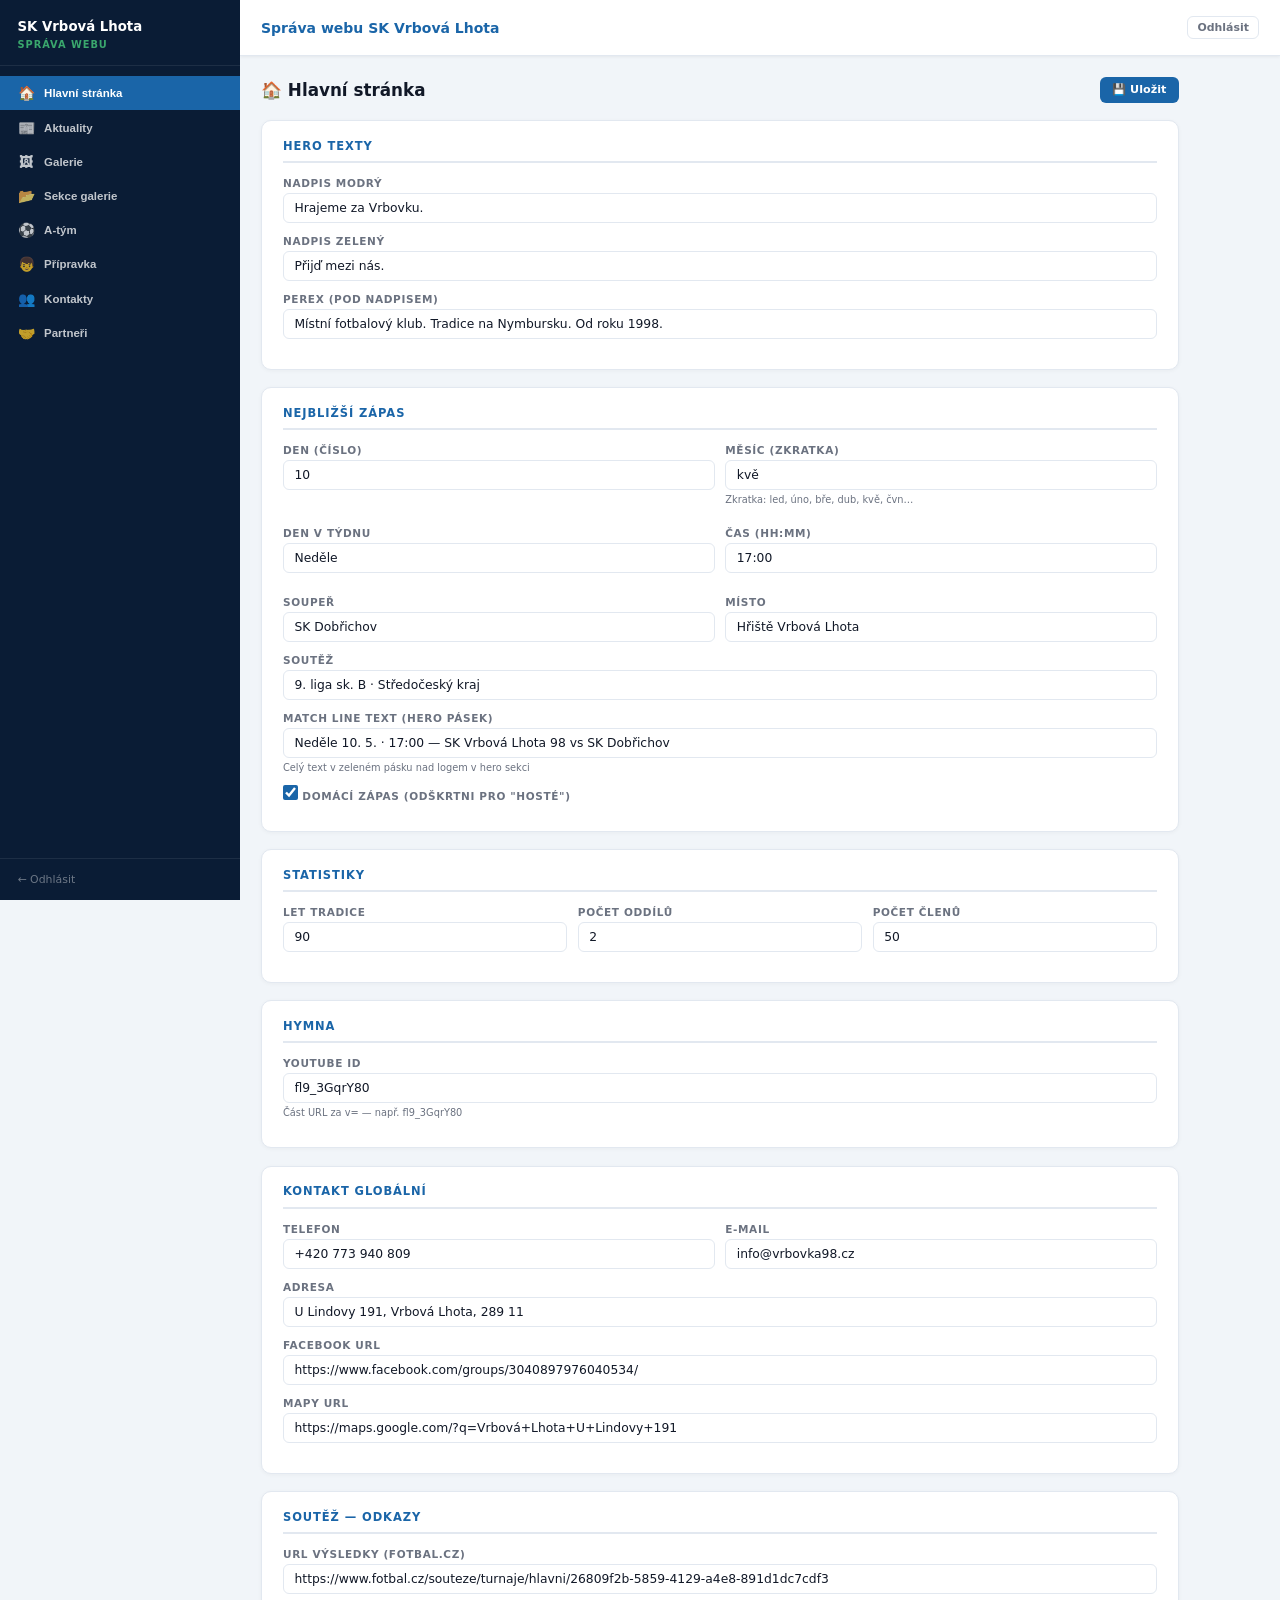
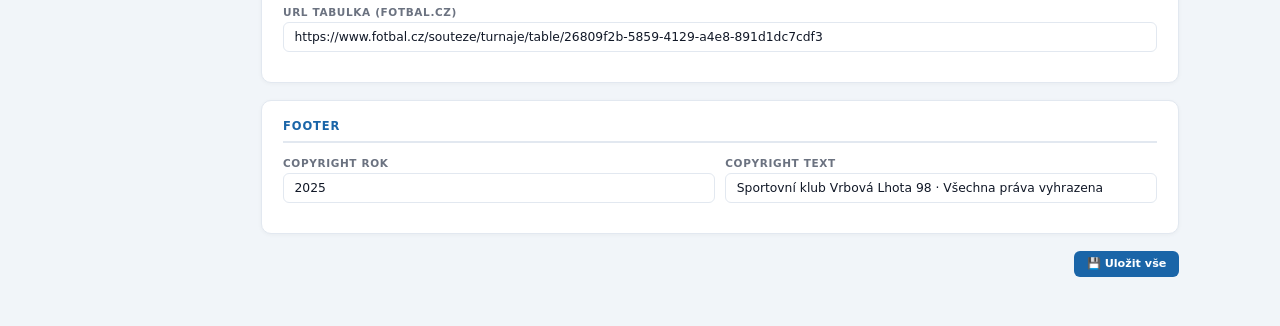
<file: admin/index.html>
<!DOCTYPE html>
<html lang="cs">
<head>
<meta charset="UTF-8">
<meta name="viewport" content="width=device-width,initial-scale=1">
<title>Admin — SK Vrbová Lhota</title>
<style>
/* ─── Variables ─── */
:root {
  --sb-bg:     #0a1c35;
  --sb-active: #1a65a8;
  --sb-hover:  rgba(255,255,255,.07);
  --sb-text:   rgba(255,255,255,.75);
  --sb-muted:  rgba(255,255,255,.4);
  --accent:    #2f8f4e;
  --accent-lt: #3aa76d;
  --primary:   #1a65a8;
  --danger:    #dc2626;
  --warning:   #d97706;
  --bg:        #f1f5f9;
  --card:      #ffffff;
  --border:    #e2e8f0;
  --text:      #111827;
  --muted:     #6b7280;
  --inp-focus: #1a65a8;
  --sb-w:      240px;
}
*, *::before, *::after { box-sizing: border-box; margin: 0; padding: 0; }
html { font-size: 14px; }
body { font-family: system-ui, -apple-system, sans-serif; background: var(--bg); color: var(--text); display: flex; min-height: 100vh; overflow-x: hidden; }

/* ─── Layout ─── */
#sidebar {
  width: var(--sb-w); min-height: 100vh; background: var(--sb-bg);
  display: flex; flex-direction: column; position: fixed; left: 0; top: 0; bottom: 0; z-index: 100;
  transition: transform .3s ease;
}
#page { margin-left: var(--sb-w); flex: 1; display: flex; flex-direction: column; min-width: 0; }

/* ─── Sidebar ─── */
#sb-logo {
  padding: 1.25rem 1.25rem 1rem;
  border-bottom: 1px solid rgba(255,255,255,.08);
}
#sb-logo strong { display: block; color: #fff; font-size: .95rem; line-height: 1.3; }
#sb-logo span   { color: var(--accent-lt); font-size: .7rem; text-transform: uppercase; letter-spacing: .1em; font-weight: 700; }
#sb-nav { flex: 1; padding: .75rem 0; overflow-y: auto; }
.nav-item {
  display: flex; align-items: center; gap: .65rem;
  padding: .65rem 1.25rem; color: var(--sb-text);
  font-size: .82rem; font-weight: 600; cursor: pointer;
  border: none; background: none; width: 100%; text-align: left;
  transition: background .15s, color .15s;
  border-radius: 0;
}
.nav-item:hover { background: var(--sb-hover); color: #fff; }
.nav-item.active { background: var(--sb-active); color: #fff; }
.nav-item .nav-icon { font-size: 1rem; width: 1.25rem; text-align: center; flex-shrink: 0; }
#sb-footer {
  padding: 1rem 1.25rem;
  border-top: 1px solid rgba(255,255,255,.08);
}
#sb-footer a {
  color: var(--sb-muted); font-size: .78rem; text-decoration: none;
  display: flex; align-items: center; gap: .4rem;
  transition: color .15s;
}
#sb-footer a:hover { color: #fff; }

/* ─── Topbar ─── */
#topbar {
  position: sticky; top: 0; z-index: 50;
  background: #fff; border-bottom: 1px solid var(--border);
  padding: 0 1.5rem; height: 56px;
  display: flex; align-items: center; justify-content: space-between;
  box-shadow: 0 1px 3px rgba(0,0,0,.06);
}
#topbar-title { font-size: 1rem; font-weight: 700; color: var(--primary); }
#topbar-toggle { display: none; background: none; border: none; cursor: pointer; font-size: 1.4rem; color: var(--text); padding: .25rem; }
#topbar-logout { font-size: .78rem; color: var(--muted); text-decoration: none; font-weight: 600; }
#topbar-logout:hover { color: var(--danger); }

/* ─── Content ─── */
#main-content { flex: 1; padding: 1.5rem; max-width: 960px; }

/* ─── Cards ─── */
.card {
  background: var(--card); border: 1px solid var(--border);
  border-radius: 10px; padding: 1.25rem 1.5rem; margin-bottom: 1.25rem;
  box-shadow: 0 1px 4px rgba(0,0,0,.04);
}
.card-title {
  font-size: .82rem; font-weight: 800; text-transform: uppercase;
  letter-spacing: .08em; color: var(--primary);
  margin-bottom: 1rem; padding-bottom: .6rem;
  border-bottom: 2px solid var(--border);
}

/* ─── Section header ─── */
.section-hdr {
  display: flex; align-items: center; justify-content: space-between;
  margin-bottom: 1.25rem; flex-wrap: wrap; gap: .5rem;
}
.section-hdr h2 { font-size: 1.2rem; font-weight: 800; color: var(--text); }
.section-actions { display: flex; gap: .5rem; flex-wrap: wrap; }

/* ─── Form fields ─── */
.field-wrap { margin-bottom: .85rem; }
.field-wrap label { display: block; font-size: .75rem; font-weight: 700; color: var(--muted); text-transform: uppercase; letter-spacing: .06em; margin-bottom: .3rem; }
.inp {
  width: 100%; padding: .5rem .75rem; font-size: .88rem; font-family: inherit;
  border: 1px solid var(--border); border-radius: 6px; background: #fff;
  color: var(--text); transition: border-color .15s, box-shadow .15s;
  outline: none;
}
.inp:focus { border-color: var(--inp-focus); box-shadow: 0 0 0 3px rgba(26,101,168,.12); }
textarea.inp { resize: vertical; min-height: 80px; }
select.inp { cursor: pointer; }
.field-hint { font-size: .7rem; color: var(--muted); margin-top: .25rem; }
.check-wrap { display: flex; align-items: center; gap: .5rem; cursor: pointer; font-size: .85rem; font-weight: 600; color: var(--text); }
.check-wrap input[type=checkbox] { width: 15px; height: 15px; cursor: pointer; accent-color: var(--primary); }

/* ─── Grid helpers ─── */
.g2 { display: grid; grid-template-columns: 1fr 1fr; gap: .75rem; }
.g3 { display: grid; grid-template-columns: 1fr 1fr 1fr; gap: .75rem; }

/* ─── Buttons ─── */
.btn { display: inline-flex; align-items: center; gap: .4rem; padding: .45rem .9rem; font-size: .8rem; font-weight: 700; border: none; border-radius: 6px; cursor: pointer; transition: opacity .15s, transform .1s; font-family: inherit; white-space: nowrap; }
.btn:disabled { opacity: .55; cursor: not-allowed; }
.btn:not(:disabled):active { transform: scale(.97); }
.btn-primary  { background: var(--primary); color: #fff; }
.btn-primary:not(:disabled):hover { background: #134e87; }
.btn-green    { background: var(--accent); color: #fff; }
.btn-green:not(:disabled):hover { background: #26784f; }
.btn-danger   { background: var(--danger); color: #fff; }
.btn-danger:not(:disabled):hover { background: #b91c1c; }
.btn-ghost    { background: transparent; color: var(--primary); border: 1px solid var(--border); }
.btn-ghost:not(:disabled):hover { background: #f0f6ff; }
.btn-sm { padding: .3rem .65rem; font-size: .75rem; }

/* ─── Item cards (aktuality, galerie, …) ─── */
.item-card {
  background: var(--card); border: 1px solid var(--border);
  border-radius: 8px; margin-bottom: .75rem; overflow: hidden;
}
.item-card-hdr {
  display: flex; align-items: flex-start; justify-content: space-between; gap: 1rem;
  padding: .85rem 1rem;
}
.item-card-hdr .meta { flex: 1; min-width: 0; }
.item-card-hdr .meta strong { display: block; font-size: .9rem; margin-bottom: .2rem; overflow: hidden; text-overflow: ellipsis; white-space: nowrap; }
.item-card-hdr .meta small { color: var(--muted); font-size: .75rem; }
.item-card-actions { display: flex; gap: .4rem; flex-shrink: 0; }
.item-body { padding: 0 1rem .85rem; font-size: .82rem; color: var(--muted); }

/* ─── Tag badge ─── */
.tag-badge { display: inline-flex; align-items: center; padding: .15rem .55rem; font-size: .65rem; font-weight: 700; text-transform: uppercase; letter-spacing: .06em; border-radius: 4px; background: #e0edff; color: var(--primary); margin-right: .4rem; }
.tag-badge.green { background: #d1fae5; color: #065f46; }
.tag-badge.orange { background: #fef3c7; color: #92400e; }

/* ─── Edit form panel ─── */
.edit-panel {
  background: #f8fbff; border: 1px solid rgba(26,101,168,.15);
  border-radius: 8px; padding: 1rem 1.25rem; margin-bottom: .75rem;
}
.edit-panel h4 { font-size: .82rem; font-weight: 800; text-transform: uppercase; letter-spacing: .07em; color: var(--primary); margin-bottom: .85rem; }
.form-actions { display: flex; gap: .5rem; margin-top: .85rem; }

/* ─── Thumb ─── */
.thumb-wrap { position: relative; width: 72px; height: 56px; border-radius: 6px; overflow: hidden; background: var(--bg); border: 1px solid var(--border); flex-shrink: 0; }
.thumb-wrap img { width: 100%; height: 100%; object-fit: cover; }
.thumb-placeholder { width: 100%; height: 100%; display: flex; align-items: center; justify-content: center; font-size: 1.4rem; color: var(--border); }

/* ─── Table (soupiska, treninky) ─── */
.data-table { width: 100%; border-collapse: collapse; font-size: .82rem; }
.data-table th { text-align: left; padding: .4rem .6rem; font-size: .7rem; font-weight: 700; text-transform: uppercase; letter-spacing: .07em; color: var(--muted); border-bottom: 2px solid var(--border); }
.data-table td { padding: .35rem .4rem; border-bottom: 1px solid var(--border); vertical-align: middle; }
.data-table tr:last-child td { border-bottom: none; }
.data-table .inp { padding: .3rem .5rem; font-size: .82rem; }
.table-wrap { overflow-x: auto; }

/* ─── States ─── */
.loading-state { text-align: center; padding: 3rem 1rem; color: var(--muted); }
.empty-state   { text-align: center; padding: 2rem 1rem; color: var(--muted); font-size: .9rem; }
.error-state   { padding: 1rem; background: #fef2f2; border: 1px solid #fecaca; border-radius: 8px; color: var(--danger); font-size: .85rem; }

/* ─── Logo preview ─── */
.logo-preview { max-height: 48px; max-width: 140px; object-fit: contain; margin-top: .4rem; border: 1px solid var(--border); border-radius: 4px; padding: 2px; background: #fff; }

/* ─── Toast ─── */
#toasts { position: fixed; top: 1rem; right: 1rem; z-index: 9999; display: flex; flex-direction: column; gap: .5rem; pointer-events: none; }
.toast {
  padding: .7rem 1.1rem; border-radius: 8px; font-size: .83rem; font-weight: 600;
  color: #fff; box-shadow: 0 4px 16px rgba(0,0,0,.15);
  opacity: 0; transform: translateY(-6px);
  transition: opacity .25s, transform .25s;
  pointer-events: auto;
}
.toast.visible { opacity: 1; transform: translateY(0); }
.toast-success { background: var(--accent); }
.toast-error   { background: var(--danger); }
.toast-warn    { background: var(--warning); }

/* ─── Responsive ─── */
@media (max-width: 768px) {
  #sidebar { transform: translateX(-100%); }
  #sidebar.open { transform: translateX(0); box-shadow: 4px 0 20px rgba(0,0,0,.3); }
  #page { margin-left: 0; }
  #topbar-toggle { display: block; }
  #main-content { padding: 1rem; }
  .g2, .g3 { grid-template-columns: 1fr; }
  #sb-overlay { position: fixed; inset: 0; background: rgba(0,0,0,.4); z-index: 99; display: none; }
  #sb-overlay.active { display: block; }
}
@media (max-width: 480px) {
  .item-card-hdr { flex-direction: column; gap: .5rem; }
  .section-actions { width: 100%; }
}
</style>
</head>
<body>

<div id="toasts"></div>
<div id="sb-overlay"></div>

<!-- ══ SIDEBAR ══ -->
<aside id="sidebar">
  <div id="sb-logo">
    <strong>SK Vrbová Lhota</strong>
    <span>Správa webu</span>
  </div>
  <nav id="sb-nav"></nav>
  <div id="sb-footer">
    <a href="#" id="logout-link">&#8592; Odhlásit</a>
  </div>
</aside>

<!-- ══ PAGE ══ -->
<div id="page">
  <header id="topbar">
    <button id="topbar-toggle" aria-label="Otevřít menu">&#9776;</button>
    <span id="topbar-title">Správa webu SK Vrbová Lhota</span>
    <a href="#" id="topbar-logout" class="btn btn-ghost btn-sm">Odhlásit</a>
  </header>
  <main id="main-content">
    <div class="loading-state">Načítám…</div>
  </main>
</div>

<script>
// ══ CONFIG ══
const SECTIONS = [
  { id: 'nastaveni',     label: 'Hlavní stránka',  icon: '🏠', file: 'nastaveni.json' },
  { id: 'aktuality',     label: 'Aktuality',        icon: '📰', file: 'aktuality.json' },
  { id: 'galerie',       label: 'Galerie',           icon: '🖼', file: 'galerie.json'   },
  { id: 'galerie-sekce', label: 'Sekce galerie',    icon: '📂', file: 'galerie-sekce.json' },
  { id: 'atym',          label: 'A-tým',             icon: '⚽', file: 'atym.json'      },
  { id: 'pripravka',     label: 'Přípravka',         icon: '👦', file: 'pripravka.json' },
  { id: 'kontakty',      label: 'Kontakty',          icon: '👥', file: 'kontakty.json'  },
  { id: 'partneri',      label: 'Partneři',          icon: '🤝', file: 'partneri.json'  },
];

// ══ STATE ══
let currentSection = 'nastaveni';
let currentData    = null;
let editIdx        = -1;
let addingNew      = false;
let galerieSekce   = null;  // seznam sekcí galerie pro dropdown a sekci "Sekce galerie"

// ══ UTILS ══
function esc(s) {
  if (s == null) return '';
  return String(s).replace(/&/g,'&amp;').replace(/</g,'&lt;').replace(/>/g,'&gt;').replace(/"/g,'&quot;').replace(/'/g,'&#39;');
}

function setDeep(obj, path, value) {
  const keys = path.split('.');
  let cur = obj;
  for (let i = 0; i < keys.length - 1; i++) {
    const k = isNaN(keys[i]) ? keys[i] : Number(keys[i]);
    if (cur[k] === undefined || cur[k] === null) cur[k] = isNaN(keys[i+1]) ? {} : [];
    cur = cur[k];
  }
  const last = keys[keys.length - 1];
  cur[isNaN(last) ? last : Number(last)] = value;
}

function formatDateCz(iso) {
  if (!iso) return '';
  const d = new Date(iso + 'T12:00:00');
  const m = ['ledna','února','března','dubna','května','června','července','srpna','září','října','listopadu','prosince'];
  return `${d.getDate()}. ${m[d.getMonth()]} ${d.getFullYear()}`;
}

// ══ API ══
async function loadJSON(file) {
  const r = await fetch('../data/' + file + '?t=' + Date.now());
  if (!r.ok) throw new Error('HTTP ' + r.status);
  return r.json();
}

async function saveJSON(file, data) {
  const r = await fetch('save.php', {
    method: 'POST',
    headers: { 'Content-Type': 'application/json' },
    body: JSON.stringify({ file, data }),
  });
  return r.json();
}

async function uploadFile(fileInput, sekce) {
  const file = fileInput?.files?.[0];
  if (!file) return null;
  const fd = new FormData();
  fd.append('foto', file);
  fd.append('sekce', sekce || 'galerie');
  const r = await fetch('upload.php', { method: 'POST', body: fd });
  return r.json();
}

// ══ TOAST ══
function showToast(msg, type = 'success') {
  const wrap = document.getElementById('toasts');
  const t = document.createElement('div');
  t.className = 'toast toast-' + type;
  t.textContent = msg;
  wrap.appendChild(t);
  requestAnimationFrame(() => t.classList.add('visible'));
  setTimeout(() => {
    t.classList.remove('visible');
    setTimeout(() => t.remove(), 300);
  }, 3200);
}

// ══ NAV ══
function renderNav() {
  const nav = document.getElementById('sb-nav');
  nav.innerHTML = SECTIONS.map(s => `
    <button class="nav-item${s.id === currentSection ? ' active' : ''}" data-section="${s.id}">
      <span class="nav-icon">${s.icon}</span>
      ${esc(s.label)}
    </button>
  `).join('');
  nav.querySelectorAll('.nav-item').forEach(btn => {
    btn.addEventListener('click', () => {
      closeSidebar();
      renderSection(btn.dataset.section);
    });
  });
}

// ══ SECTION NAVIGATION ══
async function renderSection(id) {
  currentSection = id;
  editIdx = -1;
  addingNew = false;
  renderNav();
  document.getElementById('main-content').innerHTML = '<div class="loading-state">Načítám…</div>';
  const sec = SECTIONS.find(s => s.id === id);
  try {
    currentData = await loadJSON(sec.file);
    // Vždy načti sekce galerie, jsou potřeba pro dropdown a sekci "Sekce galerie"
    if (!galerieSekce) {
      try {
        galerieSekce = await loadJSON('galerie-sekce.json');
      } catch {
        galerieSekce = [
          { id: 'atym',      label: 'A-tým',            icon: 'sports_soccer' },
          { id: 'pripravka', label: 'Mladší přípravka', icon: 'emoji_people'  },
          { id: 'ostatni',   label: 'Ostatní',          icon: 'photo_camera'  }
        ];
      }
    }
    renderCurrent();
  } catch(e) {
    document.getElementById('main-content').innerHTML =
      `<div class="error-state">Chyba načítání ${esc(sec.file)}: ${esc(e.message)}</div>`;
  }
}

function renderCurrent() {
  switch(currentSection) {
    case 'nastaveni':     renderNastaveni(currentData);     break;
    case 'aktuality':     renderAktuality(currentData);     break;
    case 'galerie':       renderGalerie(currentData);       break;
    case 'galerie-sekce': renderGalerieSekce(currentData);  break;
    case 'atym':          renderAtym(currentData);          break;
    case 'pripravka':     renderPripravka(currentData);     break;
    case 'kontakty':      renderKontakty(currentData);      break;
    case 'partneri':      renderPartneri(currentData);      break;
  }
}

// ══ SAVE ══
async function saveSection() {
  const sec = SECTIONS.find(s => s.id === currentSection);
  const btns = document.querySelectorAll('.btn-save-main');
  btns.forEach(b => { b.disabled = true; b.textContent = 'Ukládám…'; });
  try {
    const res = await saveJSON(sec.file, currentData);
    if (res.ok) {
      // Po uložení sekcí galerie aktualizuj cached verzi
      if (currentSection === 'galerie-sekce') {
        galerieSekce = JSON.parse(JSON.stringify(currentData));
      }
      showToast('✓ Uloženo');
    } else {
      showToast('Chyba: ' + (res.error || 'neznámá'), 'error');
    }
  } catch(e) {
    showToast('Chyba: ' + e.message, 'error');
  } finally {
    btns.forEach(b => { b.disabled = false; b.textContent = '💾 Uložit'; });
  }
}

// ══ FIELD HELPERS ══
function inp(label, value, key, type = 'text', hint = '') {
  return `<div class="field-wrap">
    <label>${esc(label)}</label>
    <input type="${type}" class="inp" value="${esc(value ?? '')}" data-key="${key}"${hint ? ` title="${esc(hint)}"` : ''}>
    ${hint ? `<div class="field-hint">${esc(hint)}</div>` : ''}
  </div>`;
}
function ta(label, value, key, rows = 3) {
  return `<div class="field-wrap">
    <label>${esc(label)}</label>
    <textarea class="inp" data-key="${key}" rows="${rows}">${esc(value ?? '')}</textarea>
  </div>`;
}
function chk(label, checked, key) {
  return `<div class="field-wrap">
    <label class="check-wrap">
      <input type="checkbox" data-key="${key}" data-type="bool" ${checked ? 'checked' : ''}>
      ${esc(label)}
    </label>
  </div>`;
}

// Input event delegation — live update currentData
document.addEventListener('input', e => {
  const el = e.target;
  if (!el.dataset.key || !currentData) return;
  let val;
  if (el.type === 'checkbox') val = el.checked;
  else if (el.type === 'number') val = el.value === '' ? null : Number(el.value);
  else val = el.value;
  setDeep(currentData, el.dataset.key, val);
});
document.addEventListener('change', e => {
  const el = e.target;
  if (!el.dataset.key || !currentData) return;
  if (el.tagName === 'SELECT') {
    setDeep(currentData, el.dataset.key, el.value);
  }
});


// ══════════════════════════════
// SEKCE: NASTAVENÍ
// ══════════════════════════════
function renderNastaveni(d) {
  const mc = document.getElementById('main-content');
  mc.innerHTML = `
    <div class="section-hdr">
      <h2>🏠 Hlavní stránka</h2>
      <div class="section-actions">
        <button class="btn btn-primary btn-save-main" onclick="saveSection()">💾 Uložit</button>
      </div>
    </div>

    <div class="card">
      <div class="card-title">Hero texty</div>
      ${inp('Nadpis modrý', d.hero?.nadpis_modry, 'hero.nadpis_modry')}
      ${inp('Nadpis zelený', d.hero?.nadpis_zeleny, 'hero.nadpis_zeleny')}
      ${inp('Perex (pod nadpisem)', d.hero?.perex, 'hero.perex')}
    </div>

    <div class="card">
      <div class="card-title">Nejbližší zápas</div>
      <div class="g2">
        ${inp('Den (číslo)', d.nejblizsi_zapas?.datum_den, 'nejblizsi_zapas.datum_den')}
        ${inp('Měsíc (zkratka)', d.nejblizsi_zapas?.datum_mesic, 'nejblizsi_zapas.datum_mesic', 'text', 'Zkratka: led, úno, bře, dub, kvě, čvn…')}
        ${inp('Den v týdnu', d.nejblizsi_zapas?.den_v_tydnu, 'nejblizsi_zapas.den_v_tydnu')}
        ${inp('Čas (HH:MM)', d.nejblizsi_zapas?.cas, 'nejblizsi_zapas.cas')}
        ${inp('Soupeř', d.nejblizsi_zapas?.souper_nazev, 'nejblizsi_zapas.souper_nazev')}
        ${inp('Místo', d.nejblizsi_zapas?.misto, 'nejblizsi_zapas.misto')}
      </div>
      ${inp('Soutěž', d.nejblizsi_zapas?.soutez, 'nejblizsi_zapas.soutez')}
      ${inp('Match line text (hero pásek)', d.nejblizsi_zapas?.match_line_text, 'nejblizsi_zapas.match_line_text', 'text', 'Celý text v zeleném pásku nad logem v hero sekci')}
      ${chk('Domácí zápas (odškrtni pro "Hosté")', d.nejblizsi_zapas?.domaci, 'nejblizsi_zapas.domaci')}
    </div>

    <div class="card">
      <div class="card-title">Statistiky</div>
      <div class="g3">
        ${inp('Let tradice', d.stats?.tradice_let, 'stats.tradice_let', 'number')}
        ${inp('Počet oddílů', d.stats?.pocet_oddilu, 'stats.pocet_oddilu', 'number')}
        ${inp('Počet členů', d.stats?.pocet_clenu, 'stats.pocet_clenu', 'number')}
      </div>
    </div>

    <div class="card">
      <div class="card-title">Hymna</div>
      ${inp('YouTube ID', d.hymna?.youtube_id, 'hymna.youtube_id', 'text', 'Část URL za v= — např. fl9_3GqrY80')}
    </div>

    <div class="card">
      <div class="card-title">Kontakt globální</div>
      <div class="g2">
        ${inp('Telefon', d.kontakt_global?.telefon, 'kontakt_global.telefon', 'tel')}
        ${inp('E-mail', d.kontakt_global?.email, 'kontakt_global.email', 'email')}
      </div>
      ${inp('Adresa', d.kontakt_global?.adresa, 'kontakt_global.adresa')}
      ${inp('Facebook URL', d.kontakt_global?.facebook_url, 'kontakt_global.facebook_url', 'url')}
      ${inp('Mapy URL', d.kontakt_global?.maps_url, 'kontakt_global.maps_url', 'url')}
    </div>

    <div class="card">
      <div class="card-title">Soutěž — odkazy</div>
      ${inp('URL výsledky (fotbal.cz)', d.soutez_odkazy?.vysledky_url, 'soutez_odkazy.vysledky_url', 'url')}
      ${inp('URL tabulka (fotbal.cz)', d.soutez_odkazy?.tabulka_url, 'soutez_odkazy.tabulka_url', 'url')}
    </div>

    <div class="card">
      <div class="card-title">Footer</div>
      <div class="g2">
        ${inp('Copyright rok', d.footer?.copyright_rok, 'footer.copyright_rok', 'number')}
        ${inp('Copyright text', d.footer?.copyright_text, 'footer.copyright_text')}
      </div>
    </div>

    <div style="text-align:right;margin-bottom:2rem">
      <button class="btn btn-primary btn-save-main" onclick="saveSection()">💾 Uložit vše</button>
    </div>
  `;
}


// ══════════════════════════════
// SEKCE: AKTUALITY
// ══════════════════════════════

// ─── Fotos state ───
let _fotosArr = [];

function _initFotos(fotos) {
  _fotosArr = Array.isArray(fotos) ? [...fotos] : [];
  _renderFotosPreview();
}

function _renderFotosPreview() {
  const info   = document.getElementById('af-fotos-info');
  const thumbs = document.getElementById('af-fotos-thumbs');
  if (!info) return;
  const n = _fotosArr.length;
  if (n) {
    const label = n === 1 ? '1 fotka' : n < 5 ? n + ' fotky' : n + ' fotek';
    info.innerHTML = `<span style="color:#3aa76d">✓ ${label}</span> &nbsp;`
      + `<button type="button" class="btn btn-ghost btn-sm" onclick="_clearFotos()" style="padding:.15rem .5rem;font-size:.7rem;line-height:1">✕ Vymazat vše</button>`;
    thumbs.innerHTML = _fotosArr.slice(0, 10).map(src =>
      `<img src="../${src}" style="height:48px;width:48px;object-fit:cover;border-radius:4px;border:1px solid var(--border)" title="${esc(src)}" onerror="this.style.opacity='.3'">`
    ).join('') + (n > 10 ? `<span style="line-height:48px;margin-left:.3rem;font-size:.78rem;color:var(--muted)">+${n-10} dalších</span>` : '');
  } else {
    info.textContent = 'Žádné fotky';
    thumbs.innerHTML = '';
  }
}

function _clearFotos() {
  _fotosArr = [];
  _renderFotosPreview();
}

async function loadFotosDir() {
  const dir  = (document.getElementById('af-fotos-dir')?.value || '').trim();
  const info = document.getElementById('af-fotos-info');
  if (!dir) { showToast('Zadejte cestu ke složce', 'error'); return; }
  if (info) info.textContent = 'Načítám…';
  try {
    const r   = await fetch('listdir.php?dir=' + encodeURIComponent(dir));
    const res = await r.json();
    if (!res.ok) { if (info) info.textContent = '✗ ' + res.error; showToast(res.error, 'error'); return; }
    if (!res.paths.length) { if (info) info.textContent = 'Ve složce nejsou žádné obrázky.'; return; }
    _fotosArr = res.paths;
    const fotoEl = document.getElementById('af-foto');
    if (fotoEl && !fotoEl.value && res.paths.length) fotoEl.value = res.paths[0];
    _renderFotosPreview();
    showToast('Načteno ' + res.paths.length + ' fotek', 'ok');
  } catch(e) { if (info) info.textContent = '✗ Chyba připojení'; }
}

async function uploadFotos() {
  const subfolder = (document.getElementById('af-upload-subfolder')?.value || '').trim();
  const fileInput = document.getElementById('af-fotos-files');
  const files     = fileInput?.files;
  const info      = document.getElementById('af-fotos-info');
  if (!subfolder) { showToast('Zadejte název podsložky', 'error'); return; }
  if (!files || !files.length) { showToast('Vyberte fotky k nahrání', 'error'); return; }
  const paths = [];
  for (let i = 0; i < files.length; i++) {
    if (info) info.textContent = 'Nahrávám ' + (i + 1) + '/' + files.length + '…';
    const fd = new FormData();
    fd.append('foto', files[i]);
    fd.append('sekce', 'aktuality');
    fd.append('subfolder', subfolder);
    try {
      const r = await fetch('upload.php', { method: 'POST', body: fd });
      const res = await r.json();
      if (res.ok) paths.push(res.src);
      else showToast('Chyba u ' + files[i].name + ': ' + res.error, 'error');
    } catch(e) { showToast('Chyba sítě u ' + files[i].name, 'error'); }
  }
  _fotosArr = [..._fotosArr, ...paths];
  const fotoEl = document.getElementById('af-foto');
  if (fotoEl && !fotoEl.value && paths.length) fotoEl.value = paths[0];
  const dirEl = document.getElementById('af-fotos-dir');
  if (dirEl && !dirEl.value && subfolder) dirEl.value = 'img/aktuality/' + subfolder;
  _renderFotosPreview();
  showToast('Nahráno ' + paths.length + ' / ' + files.length + ' fotek', paths.length === files.length ? 'ok' : 'error');
}

function renderAktuality(items) {
  const mc = document.getElementById('main-content');
  mc.innerHTML = `
    <div class="section-hdr">
      <h2>📰 Aktuality</h2>
      <div class="section-actions">
        <button class="btn btn-green" onclick="toggleAddNew()">+ Přidat článek</button>
        <button class="btn btn-primary btn-save-main" onclick="saveSection()">💾 Uložit</button>
      </div>
    </div>
    ${addingNew ? aktualitaForm(-1, {}) : ''}
    <div id="list-wrap">
      ${items.length === 0 ? '<p class="empty-state">Žádné aktuality. Přidejte první článek.</p>' : ''}
      ${items.map((it, i) => i === editIdx ? aktualitaForm(i, it) : aktualitaCard(it, i)).join('')}
    </div>
  `;
  // Init fotos state after DOM is ready
  if (addingNew) _initFotos([]);
  else if (editIdx >= 0 && items[editIdx]) _initFotos(items[editIdx].fotos || []);
}

function aktualitaCard(it, i) {
  const kat = it.kategorie || 'Aktualita';
  const katColor = kat === 'A-tým' ? '' : kat === 'Mládež' ? 'green' : kat === 'Ostatní' ? 'orange' : '';
  return `<div class="item-card">
    <div class="item-card-hdr">
      <div class="meta">
        <small><span class="tag-badge ${katColor}">${esc(kat)}</span>${esc(it.datum_text || '')}</small>
        <strong>${esc(it.titulek || '(bez názvu)')}</strong>
        <div style="font-size:.78rem;color:var(--muted);margin-top:.2rem">${esc(it.perex || '')}</div>
      </div>
      <div class="item-card-actions">
        <button class="btn btn-ghost btn-sm" onclick="startEdit(${i})">Upravit</button>
        <button class="btn btn-danger btn-sm" onclick="deleteItem(${i})">Smazat</button>
      </div>
    </div>
  </div>`;
}

function aktualitaForm(idx, it) {
  const isNew = idx === -1;
  const kat = it.kategorie || 'Klub';
  return `<div class="edit-panel">
    <h4>${isNew ? 'Nový článek' : 'Upravit článek'}</h4>
    <div class="g2">
      <div class="field-wrap"><label>Titulek *</label><input type="text" id="af-titulek" class="inp" value="${esc(it.titulek||'')}"></div>
      <div class="field-wrap"><label>Datum</label><input type="date" id="af-datum" class="inp" value="${esc(it.datum_iso||it.datum||'')}"></div>
    </div>
    <div class="field-wrap"><label>Perex (krátký popis)</label><input type="text" id="af-perex" class="inp" value="${esc(it.perex||'')}"></div>
    <div class="field-wrap"><label>Obsah (full text)</label><textarea id="af-obsah" class="inp" rows="4">${esc(it.obsah||'')}</textarea></div>
    <div class="g2">
      <div class="field-wrap"><label>Kategorie</label>
        <select id="af-kategorie" class="inp">
          ${['Klub','A-tým','Mládež','Ostatní'].map(k => `<option${kat===k?' selected':''}>${k}</option>`).join('')}
        </select>
      </div>
      <div class="field-wrap"><label>Titulní foto (auto-vyplní se z galerie)</label><input type="text" id="af-foto" class="inp" value="${esc(it.foto||'')}" placeholder="img/aktuality/..."></div>
    </div>

    <div class="field-wrap">
      <label>Galerie fotek</label>

      <div style="display:flex;gap:.5rem;margin-bottom:.5rem">
        <input type="text" id="af-fotos-dir" class="inp" style="flex:1"
          value="${esc(it.fotos_dir||'')}"
          placeholder="img/aktuality/zapasy/2026-05-10-...">
        <button type="button" class="btn btn-ghost btn-sm" onclick="loadFotosDir()">📂 Načíst ze složky</button>
      </div>

      <details style="margin-bottom:.6rem">
        <summary style="cursor:pointer;font-size:.78rem;color:var(--muted);user-select:none">⬆ Nebo nahrát nové fotky…</summary>
        <div style="margin-top:.5rem;padding:.75rem;background:var(--bg);border-radius:6px;border:1px solid var(--border);display:flex;flex-direction:column;gap:.5rem">
          <div class="field-wrap" style="margin:0">
            <label style="font-size:.72rem">Podsložka pro uložení</label>
            <input type="text" id="af-upload-subfolder" class="inp" placeholder="zapasy/2026-05-17-vrbovka-ratenice">
          </div>
          <div style="display:flex;gap:.5rem;align-items:center;flex-wrap:wrap">
            <input type="file" id="af-fotos-files" accept="image/jpeg,image/png,image/webp" multiple style="flex:1;min-width:0;font-size:.82rem">
            <button type="button" class="btn btn-primary btn-sm" onclick="uploadFotos()">⬆ Nahrát</button>
          </div>
        </div>
      </details>

      <div id="af-fotos-info" style="font-size:.78rem;color:var(--muted);min-height:1.4em"></div>
      <div id="af-fotos-thumbs" style="display:flex;flex-wrap:wrap;gap:.3rem;margin-top:.4rem"></div>
    </div>
    <div class="form-actions">
      <button class="btn btn-green" onclick="saveAktualitaForm(${idx})">${isNew ? '+ Přidat' : '✓ Uložit změny'}</button>
      <button class="btn btn-ghost" onclick="${isNew ? 'cancelAdd()' : 'cancelEdit()'}"">Zrušit</button>
    </div>
  </div>`;
}

function saveAktualitaForm(idx) {
  const titulek = document.getElementById('af-titulek').value.trim();
  if (!titulek) { showToast('Titulek je povinný', 'error'); return; }
  const datumIso  = document.getElementById('af-datum').value;
  const item = {
    id: idx === -1 ? 'cl-' + Date.now() : (currentData[idx]?.id || 'cl-' + Date.now()),
    titulek,
    perex:      document.getElementById('af-perex').value,
    obsah:      document.getElementById('af-obsah').value,
    kategorie:  document.getElementById('af-kategorie').value,
    foto:       document.getElementById('af-foto').value || (_fotosArr[0] || null),
    fotos:      [..._fotosArr],
    fotos_dir:  document.getElementById('af-fotos-dir')?.value.trim() || null,
    datum:      datumIso,
    datum_iso:  datumIso,
    datum_text: formatDateCz(datumIso),
  };
  if (idx === -1) {
    currentData.unshift(item);
    addingNew = false;
  } else {
    currentData[idx] = item;
    editIdx = -1;
  }
  renderCurrent();
}


// ══════════════════════════════
// SEKCE: GALERIE
// ══════════════════════════════
function renderGalerie(items) {
  const mc = document.getElementById('main-content');
  mc.innerHTML = `
    <div class="section-hdr">
      <h2>🖼 Galerie</h2>
      <div class="section-actions">
        <button class="btn btn-green" onclick="toggleAddNew()">+ Přidat fotku</button>
        <button class="btn btn-primary btn-save-main" onclick="saveSection()">💾 Uložit</button>
      </div>
    </div>
    ${addingNew ? galerieForm(-1, {}) : ''}
    <div id="list-wrap">
      ${items.length === 0 ? '<p class="empty-state">Galerie je prázdná.</p>' : ''}
      ${items.map((it, i) => i === editIdx ? galerieForm(i, it) : galerieCard(it, i)).join('')}
    </div>
  `;
}

function galerieCard(it, i) {
  const hasSrc = it.src && it.src.trim();
  return `<div class="item-card">
    <div class="item-card-hdr">
      <div class="thumb-wrap">
        ${hasSrc
          ? `<img src="../${esc(it.src)}" alt="${esc(it.alt||'')}" onerror="this.style.display='none'">`
          : `<div class="thumb-placeholder">📷</div>`}
      </div>
      <div class="meta" style="flex:1;min-width:0">
        <strong>${esc(it.caption || it.alt || '(bez popisku)')}</strong>
        <small>
          <span class="tag-badge">${esc(it.sekce||'—')}</span>
          ${it.wide ? '<span class="tag-badge green">wide</span>' : ''}
          <span style="opacity:.6">${esc(it.src||'')}</span>
        </small>
      </div>
      <div class="item-card-actions">
        <button class="btn btn-ghost btn-sm" onclick="moveGalerieItem(${i}, -1)" title="Posunout nahoru v sekci">▲</button>
        <button class="btn btn-ghost btn-sm" onclick="moveGalerieItem(${i}, 1)" title="Posunout dolů v sekci">▼</button>
        <button class="btn btn-ghost btn-sm" onclick="startEdit(${i})">Upravit</button>
        <button class="btn btn-danger btn-sm" onclick="deleteItem(${i})">Smazat</button>
      </div>
    </div>
  </div>`;
}

function galerieForm(idx, it) {
  const isNew = idx === -1;
  const sekce = it.sekce || (galerieSekce && galerieSekce[0] ? galerieSekce[0].id : 'atym');
  return `<div class="edit-panel">
    <h4>${isNew ? 'Nová fotka' : 'Upravit fotku'}</h4>
    <div class="g2">
      <div class="field-wrap">
        <label>Nahrát soubor</label>
        <input type="file" id="gf-file" class="inp" accept="image/jpeg,image/png,image/webp">
        <div class="field-hint">JPG / PNG / WebP, max 8 MB</div>
      </div>
      <div class="field-wrap">
        <label>nebo URL souboru</label>
        <input type="text" id="gf-src" class="inp" value="${esc(it.src||'')}" placeholder="img/galerie/nazev.jpg">
      </div>
    </div>
    <div class="g2">
      <div class="field-wrap"><label>Alt text</label><input type="text" id="gf-alt" class="inp" value="${esc(it.alt||'')}"></div>
      <div class="field-wrap"><label>Tag (Tým, Hřiště…)</label><input type="text" id="gf-tag" class="inp" value="${esc(it.tag||'')}"></div>
    </div>
    <div class="g2">
      <div class="field-wrap"><label>Popisek (caption)</label><input type="text" id="gf-caption" class="inp" value="${esc(it.caption||'')}"></div>
      <div class="field-wrap"><label>Sekce</label>
        <select id="gf-sekce" class="inp">
          ${(galerieSekce || []).map(s => `<option value="${esc(s.id)}"${sekce===s.id?' selected':''}>${esc(s.label)}</option>`).join('')}
        </select>
      </div>
    </div>
    <label class="check-wrap" style="margin-bottom:.85rem">
      <input type="checkbox" id="gf-wide" ${it.wide ? 'checked' : ''}>
      Wide (zabírá 2 sloupce v galerii)
    </label>
    <div class="form-actions">
      <button class="btn btn-green" onclick="saveGalerieForm(${idx})">${isNew ? '+ Přidat' : '✓ Uložit'}</button>
      <button class="btn btn-ghost" onclick="${isNew ? 'cancelAdd()' : 'cancelEdit()'}">Zrušit</button>
    </div>
  </div>`;
}

async function saveGalerieForm(idx) {
  const btn = document.querySelector('.edit-panel .btn-green');
  if (btn) { btn.disabled = true; btn.textContent = 'Ukládám…'; }

  let src = document.getElementById('gf-src').value.trim();
  const fileInput = document.getElementById('gf-file');
  const sekce     = document.getElementById('gf-sekce').value;

  if (fileInput?.files?.length) {
    const res = await uploadFile(fileInput, sekce);
    if (res?.ok) {
      src = res.src;
      showToast('✓ Soubor nahrán');
    } else {
      showToast('Chyba nahrání: ' + (res?.error || '?'), 'error');
      if (btn) { btn.disabled = false; btn.textContent = idx === -1 ? '+ Přidat' : '✓ Uložit'; }
      return;
    }
  }

  const item = {
    src,
    alt:     document.getElementById('gf-alt').value,
    tag:     document.getElementById('gf-tag').value,
    caption: document.getElementById('gf-caption').value,
    sekce,
    wide:    document.getElementById('gf-wide').checked || undefined,
  };
  if (!item.wide) delete item.wide;

  if (idx === -1) {
    currentData.push(item);
    addingNew = false;
  } else {
    currentData[idx] = item;
    editIdx = -1;
  }
  renderCurrent();
}


// ══════════════════════════════
// SEKCE: A-TÝM
// ══════════════════════════════
function renderAtym(d) {
  const mc = document.getElementById('main-content');
  mc.innerHTML = `
    <div class="section-hdr">
      <h2>⚽ A-tým</h2>
      <div class="section-actions">
        <button class="btn btn-primary btn-save-main" onclick="saveSection()">💾 Uložit</button>
      </div>
    </div>
    <div class="card">
      <div class="card-title">Informace o týmu</div>
      <div class="g2">
        ${inp('Název', d.nazev, 'nazev')}
        ${inp('Podtitulek', d.podtitulek, 'podtitulek')}
        ${inp('Trenér', d.trener, 'trener')}
        ${inp('Soutěž', d.soutez, 'soutez')}
      </div>
      ${inp('Foto (cesta k souboru)', d.foto, 'foto', 'text', 'img/galerie/tym-02.jpg')}
      ${ta('Popis týmu', d.popis, 'popis', 3)}
      <div class="g2">
        ${inp('Kontakt — jméno', d.kontakt_jmeno, 'kontakt_jmeno')}
        ${inp('Kontakt — telefon', d.kontakt_tel, 'kontakt_tel', 'tel')}
      </div>
    </div>
    <div class="card">
      <div class="card-title">Soupiska hráčů</div>
      <div class="table-wrap">
        <table class="data-table">
          <thead><tr><th>#</th><th>Jméno a příjmení</th><th>Ročník</th><th>Pozice</th><th></th></tr></thead>
          <tbody id="soupiska-body">
            ${(d.soupiska||[]).map((h, i) => `
              <tr>
                <td style="color:var(--muted);text-align:center">${i+1}</td>
                <td><input class="inp" data-key="soupiska.${i}.jmeno" value="${esc(h.jmeno||'')}"></td>
                <td><input class="inp" type="number" data-key="soupiska.${i}.rocnik" value="${esc(h.rocnik||'')}" style="width:80px"></td>
                <td>
                  <select class="inp" data-key="soupiska.${i}.pozice" style="min-width:110px">
                    ${['Brankář','Obránce','Záložník','Útočník'].map(p => `<option${h.pozice===p?' selected':''}>${p}</option>`).join('')}
                  </select>
                </td>
                <td><button class="btn btn-danger btn-sm" onclick="removeSoupiskaHrac(${i})">×</button></td>
              </tr>
            `).join('')}
          </tbody>
        </table>
      </div>
      <div style="margin-top:.75rem">
        <button class="btn btn-ghost" onclick="addSoupiskaHrac()">+ Přidat hráče</button>
      </div>
    </div>
  `;
}

function addSoupiskaHrac() {
  if (!currentData.soupiska) currentData.soupiska = [];
  currentData.soupiska.push({ jmeno: '', rocnik: '', pozice: 'Záložník' });
  renderCurrent();
}

function removeSoupiskaHrac(i) {
  if (!confirm('Smazat hráče?')) return;
  currentData.soupiska.splice(i, 1);
  renderCurrent();
}


// ══════════════════════════════
// SEKCE: PŘÍPRAVKA
// ══════════════════════════════
function renderPripravka(d) {
  const mc = document.getElementById('main-content');
  mc.innerHTML = `
    <div class="section-hdr">
      <h2>👦 Přípravka</h2>
      <div class="section-actions">
        <button class="btn btn-primary btn-save-main" onclick="saveSection()">💾 Uložit</button>
      </div>
    </div>
    <div class="card">
      <div class="card-title">Informace o přípravce</div>
      <div class="g2">
        ${inp('Název', d.nazev, 'nazev')}
        ${inp('Podtitulek', d.podtitulek, 'podtitulek')}
        ${inp('Trenér', d.trener, 'trener')}
        ${inp('Věk od (let)', d.vek_od, 'vek_od', 'number')}
        ${inp('Věk do (let)', d.vek_do, 'vek_do', 'number')}
        ${inp('Foto (cesta k souboru)', d.foto, 'foto')}
      </div>
      ${ta('Popis', d.popis, 'popis', 3)}
      <div class="g2">
        ${inp('Kontakt — jméno', d.kontakt_jmeno, 'kontakt_jmeno')}
        ${inp('Kontakt — telefon', d.kontakt_tel, 'kontakt_tel', 'tel')}
      </div>
    </div>
    <div class="card">
      <div class="card-title">Tréninky</div>
      <div class="table-wrap">
        <table class="data-table">
          <thead><tr><th>Den</th><th>Čas</th><th>Místo</th><th></th></tr></thead>
          <tbody>
            ${(d.treninky||[]).map((t, i) => `
              <tr>
                <td><input class="inp" data-key="treninky.${i}.den"   value="${esc(t.den||'')}"   placeholder="Sobota"></td>
                <td><input class="inp" data-key="treninky.${i}.cas"   value="${esc(t.cas||'')}"   placeholder="10:00" style="width:90px"></td>
                <td><input class="inp" data-key="treninky.${i}.misto" value="${esc(t.misto||'')}" placeholder="Hřiště U Lindovy"></td>
                <td><button class="btn btn-danger btn-sm" onclick="removeTrenink(${i})">×</button></td>
              </tr>
            `).join('')}
          </tbody>
        </table>
      </div>
      <div style="margin-top:.75rem">
        <button class="btn btn-ghost" onclick="addTrenink()">+ Přidat trénink</button>
      </div>
    </div>
    <div class="card">
      <div class="card-title">Hledáme nové hráče</div>
      ${chk('Zobrazit sekci „Hledáme hráče" na webu', d.hledame, 'hledame')}
      <div id="hledame-text-wrap" style="${d.hledame ? '' : 'opacity:.4;pointer-events:none'}">
        ${inp('Text pro nábor', d.hledame_text, 'hledame_text')}
      </div>
    </div>
  `;

  // Dynamicky show/hide hledame text při změně checkboxu
  const ckHledame = document.querySelector('[data-key="hledame"]');
  if (ckHledame) ckHledame.addEventListener('change', e => {
    const wrap = document.getElementById('hledame-text-wrap');
    if (wrap) { wrap.style.opacity = e.target.checked ? '' : '.4'; wrap.style.pointerEvents = e.target.checked ? '' : 'none'; }
  });
}

function addTrenink() {
  if (!currentData.treninky) currentData.treninky = [];
  currentData.treninky.push({ den: '', cas: '', misto: '' });
  renderCurrent();
}

function removeTrenink(i) {
  if (!confirm('Smazat trénink?')) return;
  currentData.treninky.splice(i, 1);
  renderCurrent();
}


// ══════════════════════════════
// SEKCE: KONTAKTY
// ══════════════════════════════
function renderKontakty(d) {
  const osoby = d.osoby || [];
  const mc = document.getElementById('main-content');
  mc.innerHTML = `
    <div class="section-hdr">
      <h2>👥 Kontakty</h2>
      <div class="section-actions">
        <button class="btn btn-green" onclick="toggleAddNew()">+ Přidat osobu</button>
        <button class="btn btn-primary btn-save-main" onclick="saveSection()">💾 Uložit</button>
      </div>
    </div>
    ${addingNew ? kontaktForm(-1, {}) : ''}
    <div id="list-wrap">
      ${osoby.length === 0 ? '<p class="empty-state">Žádné kontakty.</p>' : ''}
      ${osoby.map((o, i) => i === editIdx ? kontaktForm(i, o) : kontaktCard(o, i)).join('')}
    </div>
  `;
}

function kontaktCard(o, i) {
  return `<div class="item-card">
    <div class="item-card-hdr">
      <div class="meta">
        <strong>${esc(o.jmeno || '(bez jména)')}</strong>
        <small>${esc(o.funkce||'')} ${o.tel ? '· ' + esc(o.tel) : ''} ${o.email ? '· ' + esc(o.email) : ''}</small>
      </div>
      <div class="item-card-actions">
        <button class="btn btn-ghost btn-sm" onclick="startEdit(${i})">Upravit</button>
        <button class="btn btn-danger btn-sm" onclick="deleteKontakt(${i})">Smazat</button>
      </div>
    </div>
  </div>`;
}

function kontaktForm(idx, o) {
  const isNew = idx === -1;
  return `<div class="edit-panel">
    <h4>${isNew ? 'Nová osoba' : 'Upravit osobu'}</h4>
    <div class="g2">
      <div class="field-wrap"><label>Funkce / pozice</label><input type="text" id="kf-funkce" class="inp" value="${esc(o.funkce||'')}"></div>
      <div class="field-wrap"><label>Jméno a příjmení *</label><input type="text" id="kf-jmeno" class="inp" value="${esc(o.jmeno||'')}"></div>
      <div class="field-wrap"><label>Telefon</label><input type="tel" id="kf-tel" class="inp" value="${esc(o.tel||'')}"></div>
      <div class="field-wrap"><label>E-mail</label><input type="email" id="kf-email" class="inp" value="${esc(o.email||'')}"></div>
    </div>
    <div class="form-actions">
      <button class="btn btn-green" onclick="saveKontaktForm(${idx})">${isNew ? '+ Přidat' : '✓ Uložit'}</button>
      <button class="btn btn-ghost" onclick="${isNew ? 'cancelAdd()' : 'cancelEdit()'}">Zrušit</button>
    </div>
  </div>`;
}

function saveKontaktForm(idx) {
  const jmeno = document.getElementById('kf-jmeno').value.trim();
  if (!jmeno) { showToast('Jméno je povinné', 'error'); return; }
  const item = {
    funkce: document.getElementById('kf-funkce').value,
    jmeno,
    tel:    document.getElementById('kf-tel').value,
    email:  document.getElementById('kf-email').value,
  };
  if (!currentData.osoby) currentData.osoby = [];
  if (idx === -1) {
    currentData.osoby.unshift(item);
    addingNew = false;
  } else {
    currentData.osoby[idx] = item;
    editIdx = -1;
  }
  renderCurrent();
}

function deleteKontakt(i) {
  if (!confirm('Smazat kontakt?')) return;
  currentData.osoby.splice(i, 1);
  renderCurrent();
}


// ══════════════════════════════
// SEKCE: PARTNEŘI
// ══════════════════════════════
function renderPartneri(items) {
  const mc = document.getElementById('main-content');
  mc.innerHTML = `
    <div class="section-hdr">
      <h2>🤝 Partneři</h2>
      <div class="section-actions">
        <button class="btn btn-green" onclick="toggleAddNew()">+ Přidat partnera</button>
        <button class="btn btn-primary btn-save-main" onclick="saveSection()">💾 Uložit</button>
      </div>
    </div>
    ${addingNew ? partnerForm(-1, {}) : ''}
    <div id="list-wrap">
      ${items.length === 0 ? '<p class="empty-state">Žádní partneři.</p>' : ''}
      ${items.map((it, i) => i === editIdx ? partnerForm(i, it) : partnerCard(it, i)).join('')}
    </div>
  `;
}

function partnerCard(it, i) {
  return `<div class="item-card">
    <div class="item-card-hdr">
      <div class="thumb-wrap">
        ${it.logo ? `<img src="../${esc(it.logo)}" alt="${esc(it.nazev)}" onerror="this.style.display='none'" style="object-fit:contain;padding:4px">` : '<div class="thumb-placeholder">🤝</div>'}
      </div>
      <div class="meta">
        <strong>${esc(it.nazev||'(bez názvu)')}</strong>
        <small><span class="tag-badge">${esc(it.kategorie||'Partner')}</span>${esc(it.popis||'')}</small>
      </div>
      <div class="item-card-actions">
        <button class="btn btn-ghost btn-sm" onclick="moveItem(${i}, -1)" title="Posunout nahoru">▲</button>
        <button class="btn btn-ghost btn-sm" onclick="moveItem(${i}, 1)" title="Posunout dolů">▼</button>
        <button class="btn btn-ghost btn-sm" onclick="startEdit(${i})">Upravit</button>
        <button class="btn btn-danger btn-sm" onclick="deleteItem(${i})">Smazat</button>
      </div>
    </div>
  </div>`;
}

function partnerForm(idx, it) {
  const isNew = idx === -1;
  const kat = it.kategorie || 'Partner';
  return `<div class="edit-panel">
    <h4>${isNew ? 'Nový partner' : 'Upravit partnera'}</h4>
    <div class="g2">
      <div class="field-wrap"><label>Název *</label><input type="text" id="pf-nazev" class="inp" value="${esc(it.nazev||'')}"></div>
      <div class="field-wrap"><label>Kategorie</label>
        <select id="pf-kat" class="inp">
          ${['Generální partner','Partner','Mediální partner'].map(k => `<option${kat===k?' selected':''}>${k}</option>`).join('')}
        </select>
      </div>
    </div>
    <div class="field-wrap"><label>Popis</label><input type="text" id="pf-popis" class="inp" value="${esc(it.popis||'')}"></div>
    <div class="g2">
      <div class="field-wrap">
        <label>Logo (URL nebo nahrát)</label>
        <input type="text" id="pf-logo" class="inp" value="${esc(it.logo||'')}" placeholder="img/partneri/logo.svg" oninput="prevPartnerLogo(this.value)">
        <input type="file" id="pf-logo-file" class="inp" accept="image/*" style="margin-top:.4rem">
        <div id="pf-logo-prev" style="margin-top:.4rem">${it.logo ? `<img src="../${esc(it.logo)}" class="logo-preview" alt="preview">` : ''}</div>
      </div>
      <div class="field-wrap"><label>URL webu partnera</label><input type="url" id="pf-url" class="inp" value="${esc(it.url||'')}" placeholder="https://..."></div>
    </div>
    <div class="form-actions">
      <button class="btn btn-green" onclick="savePartnerForm(${idx})">${isNew ? '+ Přidat' : '✓ Uložit'}</button>
      <button class="btn btn-ghost" onclick="${isNew ? 'cancelAdd()' : 'cancelEdit()'}">Zrušit</button>
    </div>
  </div>`;
}

function prevPartnerLogo(src) {
  const wrap = document.getElementById('pf-logo-prev');
  if (!wrap) return;
  wrap.innerHTML = src ? `<img src="../${esc(src)}" class="logo-preview" alt="preview" onerror="this.style.display='none'">` : '';
}

async function savePartnerForm(idx) {
  const nazev = document.getElementById('pf-nazev').value.trim();
  if (!nazev) { showToast('Název je povinný', 'error'); return; }
  const btn = document.querySelector('.edit-panel .btn-green');
  if (btn) { btn.disabled = true; btn.textContent = 'Ukládám…'; }

  let logo = document.getElementById('pf-logo').value.trim();
  const fileInput = document.getElementById('pf-logo-file');
  if (fileInput?.files?.length) {
    const res = await uploadFile(fileInput, 'partneri');
    if (res?.ok) { logo = res.src; showToast('✓ Logo nahráno'); }
    else { showToast('Chyba nahrání: ' + (res?.error || '?'), 'error'); if (btn) { btn.disabled = false; btn.textContent = idx === -1 ? '+ Přidat' : '✓ Uložit'; } return; }
  }

  const item = {
    nazev,
    kategorie: document.getElementById('pf-kat').value,
    popis:     document.getElementById('pf-popis').value,
    logo:      logo || null,
    url:       document.getElementById('pf-url').value,
  };
  if (idx === -1) {
    currentData.push(item);
    addingNew = false;
  } else {
    currentData[idx] = item;
    editIdx = -1;
  }
  renderCurrent();
}


// ══════════════════════════════
// SEKCE: SEKCE GALERIE
// ══════════════════════════════
function renderGalerieSekce(items) {
  const mc = document.getElementById('main-content');
  mc.innerHTML = `
    <div class="section-hdr">
      <h2>📂 Sekce galerie</h2>
      <div class="section-actions">
        <button class="btn btn-green" onclick="toggleAddNew()">+ Přidat sekci</button>
        <button class="btn btn-primary btn-save-main" onclick="saveSection()">💾 Uložit</button>
      </div>
    </div>
    <div class="card" style="background:#fff8e1;border-left:4px solid var(--warning);margin-bottom:1rem;padding:.85rem 1rem;font-size:.85rem">
      <strong>Pozor:</strong> ID sekce (např. <code>atym</code>) je interní identifikátor — pokud ho změníš u existující sekce, fotky přiřazené k ní se přestanou zobrazovat. Doporučujeme měnit pouze název a ikonu, ID neměnit.
    </div>
    ${addingNew ? sekceForm(-1, {}) : ''}
    <div id="list-wrap">
      ${items.length === 0 ? '<p class="empty-state">Žádné sekce.</p>' : ''}
      ${items.map((it, i) => i === editIdx ? sekceForm(i, it) : sekceCard(it, i)).join('')}
    </div>
  `;
}

function sekceCard(it, i) {
  return `<div class="item-card">
    <div class="item-card-hdr">
      <div class="thumb-wrap" style="display:flex;align-items:center;justify-content:center;font-size:1.5rem;background:#f1f5f9">
        <span class="material-symbols-outlined ms-fill" style="font-size:2rem;color:var(--primary)">${esc(it.icon||'photo_camera')}</span>
      </div>
      <div class="meta" style="flex:1;min-width:0">
        <strong>${esc(it.label || '(bez názvu)')}</strong>
        <small>
          <span class="tag-badge">ID: ${esc(it.id||'—')}</span>
          <span style="opacity:.6">ikona: ${esc(it.icon||'—')}</span>
        </small>
      </div>
      <div class="item-card-actions">
        <button class="btn btn-ghost btn-sm" onclick="moveItem(${i}, -1)" title="Posunout nahoru">▲</button>
        <button class="btn btn-ghost btn-sm" onclick="moveItem(${i}, 1)" title="Posunout dolů">▼</button>
        <button class="btn btn-ghost btn-sm" onclick="startEdit(${i})">Upravit</button>
        <button class="btn btn-danger btn-sm" onclick="deleteItem(${i})">Smazat</button>
      </div>
    </div>
  </div>`;
}

function sekceForm(idx, it) {
  const isNew = idx === -1;
  // Material Symbols — nejčastěji použitelné ikony pro klubový web
  const icons = [
    'sports_soccer', 'emoji_people', 'photo_camera', 'photo_library',
    'celebration', 'emoji_events', 'groups', 'child_care',
    'stadium', 'flag', 'school', 'restaurant', 'cake', 'campaign'
  ];
  const icon = it.icon || 'photo_camera';
  return `<div class="edit-panel">
    <h4>${isNew ? 'Nová sekce galerie' : 'Upravit sekci'}</h4>
    <div class="g2">
      <div class="field-wrap">
        <label>ID sekce *</label>
        <input type="text" id="sf-id" class="inp" value="${esc(it.id||'')}" placeholder="napr-turnaje-2025" ${isNew ? '' : 'readonly style="background:#f1f5f9"'}>
        <div class="field-hint">${isNew ? 'Bez mezer a diakritiky, jen písmena, číslice a pomlčky' : 'ID nelze měnit (rozbilo by přiřazení fotek)'}</div>
      </div>
      <div class="field-wrap">
        <label>Název sekce *</label>
        <input type="text" id="sf-label" class="inp" value="${esc(it.label||'')}" placeholder="Turnaje 2025">
      </div>
    </div>
    <div class="field-wrap">
      <label>Ikona (Material Symbols)</label>
      <select id="sf-icon" class="inp">
        ${icons.map(i => `<option value="${i}"${icon===i?' selected':''}>${i}</option>`).join('')}
      </select>
      <div class="field-hint">Další ikony: <a href="https://fonts.google.com/icons" target="_blank" style="color:var(--primary)">fonts.google.com/icons</a> — zkopíruj název ikony a vlož ho přímo do JSON</div>
    </div>
    <div class="form-actions">
      <button class="btn btn-green" onclick="saveSekceForm(${idx})">${isNew ? '+ Přidat' : '✓ Uložit'}</button>
      <button class="btn btn-ghost" onclick="${isNew ? 'cancelAdd()' : 'cancelEdit()'}">Zrušit</button>
    </div>
  </div>`;
}

function saveSekceForm(idx) {
  const isNew = idx === -1;
  const id    = document.getElementById('sf-id').value.trim().toLowerCase().replace(/[^a-z0-9-]/g, '-');
  const label = document.getElementById('sf-label').value.trim();
  const icon  = document.getElementById('sf-icon').value;

  if (!id || !label) {
    showToast('ID a název jsou povinné', 'error');
    return;
  }

  // Validace: ID musí být unikátní
  if (isNew && currentData.some(s => s.id === id)) {
    showToast('Sekce s tímto ID už existuje', 'error');
    return;
  }

  const item = { id, label, icon };

  if (isNew) {
    currentData.push(item);
    addingNew = false;
  } else {
    // Při editaci zachovej původní ID (nesmí se měnit)
    item.id = currentData[idx].id;
    currentData[idx] = item;
    editIdx = -1;
  }
  renderCurrent();
}


// ══ SHARED ACTIONS ══
function startEdit(i) {
  editIdx = i;
  addingNew = false;
  renderCurrent();
}
function cancelEdit() {
  editIdx = -1;
  renderCurrent();
}
function toggleAddNew() {
  addingNew = !addingNew;
  editIdx = -1;
  renderCurrent();
}
function cancelAdd() {
  addingNew = false;
  renderCurrent();
}
function deleteItem(i) {
  if (!confirm('Opravdu smazat?')) return;
  currentData.splice(i, 1);
  renderCurrent();
}

// Univerzální posun položky v poli currentData
function moveItem(idx, direction) {
  // direction: -1 nahoru, +1 dolů
  const newIdx = idx + direction;
  if (newIdx < 0 || newIdx >= currentData.length) return;
  [currentData[idx], currentData[newIdx]] = [currentData[newIdx], currentData[idx]];
  renderCurrent();
}

// Posun položky uvnitř konkrétní sekce galerie
function moveGalerieItem(idx, direction) {
  const item = currentData[idx];
  const sekce = item.sekce || 'ostatni';
  // Najdi indexy všech položek ve stejné sekci
  const sameSection = currentData
    .map((it, i) => ({ it, i }))
    .filter(x => (x.it.sekce || 'ostatni') === sekce);
  const posInSection = sameSection.findIndex(x => x.i === idx);
  const newPosInSection = posInSection + direction;
  if (newPosInSection < 0 || newPosInSection >= sameSection.length) return;
  const swapWithIdx = sameSection[newPosInSection].i;
  [currentData[idx], currentData[swapWithIdx]] = [currentData[swapWithIdx], currentData[idx]];
  renderCurrent();
}


// ══ SIDEBAR MOBILE ══
function openSidebar()  { document.getElementById('sidebar').classList.add('open'); document.getElementById('sb-overlay').classList.add('active'); }
function closeSidebar() { document.getElementById('sidebar').classList.remove('open'); document.getElementById('sb-overlay').classList.remove('active'); }

document.getElementById('topbar-toggle').addEventListener('click', openSidebar);
document.getElementById('sb-overlay').addEventListener('click', closeSidebar);


// ══ INIT ══
function init() {
  renderNav();
  renderSection('nastaveni');
}

init();
</script>
</body>
</html>
</file>
